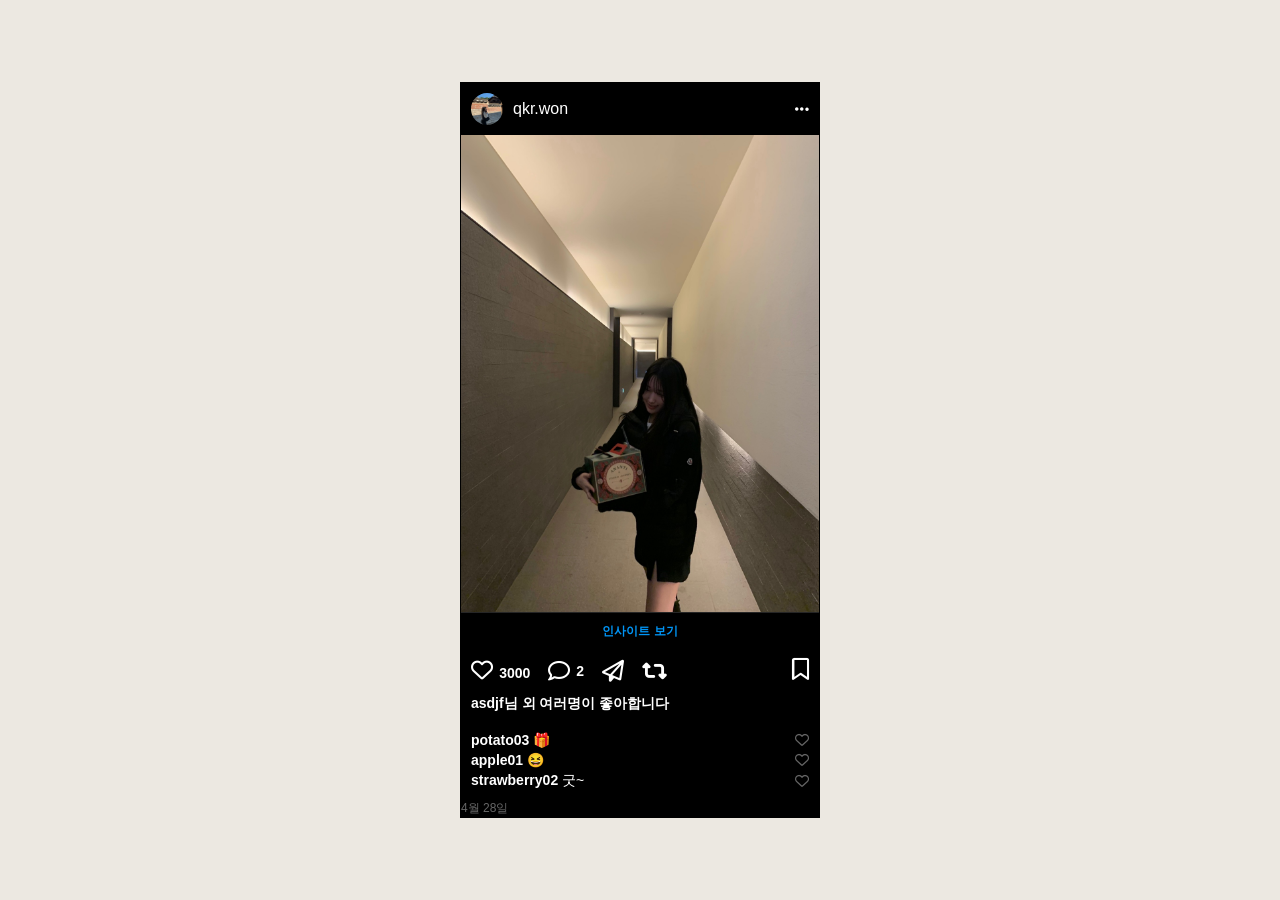
<file: hw2/index.html>
<!DOCTYPE html>
<html lang="ko">
  <head>
    <meta charset="UTF-8" />
    <meta name="viewport" content="width=device-width, initial-scale=1.0" />
    <title>Flex Instagram Card</title>

    <link rel="stylesheet" href="style.css" />

    <link
      rel="stylesheet"
      href="https://cdnjs.cloudflare.com/ajax/libs/font-awesome/6.5.0/css/all.min.css"
    />
  </head>
  <body>
    <!-- 인스타 카드 시작 -->
    <div class="card">
      <div class="card__header">
        <div class="card__user">
          <img src="profile.png" alt="profile" />
          <span>qkr.won</span>
        </div>
        <i class="fas fa-ellipsis-h"></i>
      </div>

      <img class="card__post-img" src="image.png" alt="post" />
      <div class="card__insight">
        <a href="#">인사이트 보기</a>
      </div>

      <div class="card__actions">
        <div class="left">
          <div class="'icon-wrap">
            <i class="far fa-heart"></i>
            <span class="count">3000</span>
          </div>

          <div class="icon-wrap">
            <i class="far fa-comment"></i>
            <span class="count">2</span>
          </div>
          <i class="far fa-paper-plane"></i>
          <i class="fas fa-retweet"></i>
        </div>
        <i class="far fa-bookmark"></i>
      </div>

      <div class="card__content">
        <div class="card__likes">asdjf님 외 여러명이 좋아합니다</div>
      </div>
      <!-- 댓글 목록 -->
      <div class="card__comments">
        <div class="card__comment">
          <span><strong>potato03</strong> 🎁</span>
          <i class="far fa-heart comment-like"></i>
        </div>
        <div class="card__comment">
          <span><strong>apple01</strong> 😆</span>
          <i class="far fa-heart comment-like"></i>
        </div>
        <div class="card__comment">
          <span><strong>strawberry02</strong> 굿~</span>
          <i class="far fa-heart comment-like"></i>
        </div>
      </div>

      <div class="card__date">4월 28일</div>
    </div>
  </body>
</html>
</file>
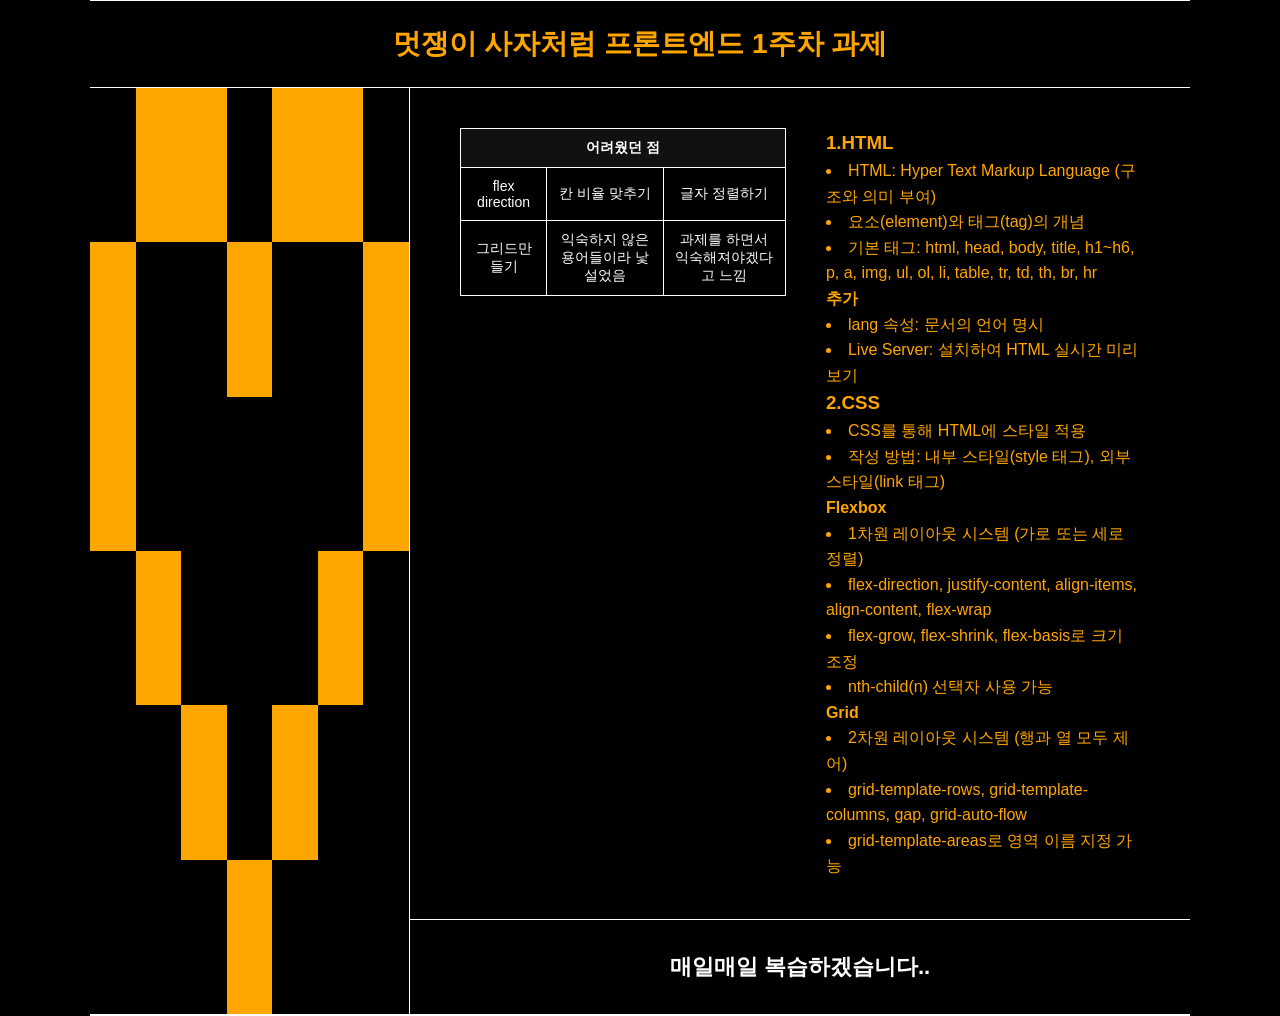
<file: hw3/index.html>
<!DOCTYPE html>
<html lang="ko">
  <head>
    <meta charset="UTF-8" />
    <meta name="viewport" content="width=device-width, initial-scale=1.0" />
    <title>과제 3 – GRID</title>
    <link rel="stylesheet" href="style.css" />
  </head>
  <body>
 
    <main class="container">
   
      <header class="area1">멋쟁이 사자처럼 프론트엔드 1주차 과제</header>

   
      <section class="area2">
        <div class="heart-grid">
          <!-- R0 -->
          <div></div>
          <div class="on"></div>
          <div class="on"></div>
          <div></div>
          <div class="on"></div>
          <div class="on"></div>
          <div></div>
          <!-- R1 -->
          <div class="on"></div>
          <div></div>
          <div></div>
          <div class="on"></div>
          <div></div>
          <div></div>
          <div class="on"></div>
          <!-- R2 -->
          <div class="on"></div>
          <div></div>
          <div></div>
          <div></div>
          <div></div>
          <div></div>
          <div class="on"></div>
          <!-- R3 -->
          <div></div>
          <div class="on"></div>
          <div></div>
          <div></div>
          <div></div>
          <div class="on"></div>
          <div></div>
          <!-- R4 -->
          <div></div>
          <div></div>
          <div class="on"></div>
          <div></div>
          <div class="on"></div>
          <div></div>
          <div></div>
          <!-- R5 -->
          <div></div>
          <div></div>
          <div></div>
          <div class="on"></div>
          <div></div>
          <div></div>
          <div></div>
        </div>
      </section>

    
      <section class="area3">
        <table>
          <tr>
            <th colspan="3">어려웠던 점</th>
          </tr>
          <tr>
            <td>flex direction</td>
            <td>칸 비율 맞추기</td>
            <td>글자 정렬하기</td>
          </tr>
          <tr>
            <td>그리드만들기</td>
            <td>익숙하지 않은 용어들이라 낯설었음</td>
            <td>과제를 하면서 익숙해져야겠다고 느낌</td>
          </tr>
        </table>

        <ul>
          <ul>
              <ul>
                <h3>1.HTML</h3>
                <li>HTML: Hyper Text Markup Language (구조와 의미 부여)</li>
                <li>요소(element)와 태그(tag)의 개념</li>
                <li>
                  기본 태그: html, head, body, title, h1~h6, p, a, img, ul, ol,
                  li, table, tr, td, th, br, hr
                </li>
                <h4>추가</h4>
                <li>lang 속성: 문서의 언어 명시</li>
                <li>Live Server: 설치하여 HTML 실시간 미리보기</li>
              </ul>
            </li>
              <h3>2.CSS</h3>
              <ul>
                <li>CSS를 통해 HTML에 스타일 적용</li>
                <li>
                  작성 방법: 내부 스타일(style 태그), 외부 스타일(link 태그)
                </li>
                  <ul>
                    <h4>Flexbox</h4>
                    <li>1차원 레이아웃 시스템 (가로 또는 세로 정렬)</li>
                    <li>
                      flex-direction, justify-content, align-items,
                      align-content, flex-wrap
                    </li>
                    <li>
                      flex-grow, flex-shrink, flex-basis로 크기 조정
                    </li>
                    <li>nth-child(n) 선택자 사용 가능</li>
                  </ul>
                </li>
                
                
                  <ul>
                    <h4>Grid</h4>
                    <li>2차원 레이아웃 시스템 (행과 열 모두 제어)</li>
                    <li>
                      grid-template-rows, grid-template-columns, gap,
                      grid-auto-flow
                    </li>
                    <li>grid-template-areas로 영역 이름 지정 가능</li>
                  </ul>
                </li>
              </ul>
            </li>
             
      </section>

     
      <footer class="area4">매일매일 복습하겠습니다..</footer>
    </main>
  </body>
</html>
</file>
<file: hw2/style.css>
/* 공통 */
* {
  margin: 0;
  padding: 0;
  box-sizing: border-box;
}

body {
  background: #ece8e1;
  display: flex;
  justify-content: center;
  align-items: center;
  height: 100vh;
  font-family: "Helvetica", "Arial", sans-serif;
}

/* 카드 */
.card {
  width: 360px;
  background: #000;
  color: #fff;
  border: 1px solid #000;
  display: flex;
  flex-direction: column;
}

/* 헤더 */
.card__header {
  display: flex;
  justify-content: space-between;
  align-items: center;
  padding: 10px;
}

.card__user {
  display: flex;
  align-items: center;
  gap: 10px;
}

.card__user img {
  width: 32px;
  height: 32px;
  border-radius: 50%;
}

/* 게시글 이미지 */
.card__post-img {
  width: 100%;
  display: block;
}

/* 액션 아이콘 */
.card__actions {
  display: flex;
  justify-content: space-between;
  padding: 10px;
  font-size: 22px;
  color: #fff;
}

.card__actions .left {
  display: flex;
  gap: 18px;
  align-items: center;
}
.icon-wrap {
  display: flex;
  align-items: center;
  gap: 6px;
}

.count {
  font-size: 14px;
  font-weight: 600;
}
/* 본문 */
.card__content {
  padding: 0 10px 12px;
  font-size: 14px;
  line-height: 1.4;
}

.card__likes {
  font-weight: 700;
  margin-bottom: 6px;
}
.card__date {
  font-size: 12px;
  color: #666;
  text-transform: uppercase;
}
.card__comment {
  margin-bottom: 4px;
}
.card__date {
  font-size: 12px;
  color: #666;
}
.card__insight {
  background: #000;
  border-top: 1px solid #262626;
  text-align: center;
  padding: 8px 0;
}

.card__insight a {
  color: #0095f6;
  font-size: 12px;
  font-weight: 600;
  text-decoration: none;
}

.card__comments {
  padding: 0 10px 6px;
}

.card__comment {
  display: flex;
  justify-content: space-between;
  align-items: center;
  font-size: 14px;
  margin-bottom: 4px;
}

.comment-like {
  font-size: 14px;
  color: #666;
  cursor: pointer;
}

.comment-like:hover {
  color: #fff;
}
</file>
<file: hw3/style.css>
/* ───────── 기본 리셋 ───────── */
* {
  margin: 0;
  padding: 0;
  box-sizing: border-box;
  font-family: sans-serif;
}
body {
  background: #000;
  color: #ffa500;
}

.container {
  display: grid;
  grid-template-columns: 320px 1fr;
  grid-template-areas:
    "header header"
    "left   right"
    "left   footer";
  max-width: 1100px;
  margin: 0 auto;
  border-top: 1px solid #fff;
  border-bottom: 1px solid #fff;
}

.container > * {
  border-bottom: 1px solid #fff;
}

.area1 {
  grid-area: header;
}
.area2 {
  grid-area: left;
}
.area3 {
  grid-area: right;
}
.area4 {
  grid-area: footer;
}

/* ─ area1 ─ */
.area1 {
  text-align: center;
  font-size: 28px;
  font-weight: 700;
  padding: 24px 0;
}

/* ─ area2 : 하트 ─ */
.area2 {
  display: flex;
  justify-content: center;
  align-items: center;
  padding: 0;
  border-right: 1px solid #fff;
  border-bottom: 1px solid #fff;
}
.heart-grid {
  width: 100%;
  height: 100%;
  display: grid;
  grid-template-columns: repeat(7, 1fr); /* 7등분 */
  grid-template-rows: repeat(6, 1fr);
}
.heart-grid div {
  background: #000;
}
.heart-grid .on {
  background: #ffa500;
}

.area3 {
  display: flex;
  gap: 40px;
  padding: 40px 50px;
  align-items: flex-start;
  border-bottom: 1px solid #ffffff;
}
table {
  border-collapse: collapse;
  min-width: 250px;
  color: #fff;
}
th,
td {
  border: 1px solid #fff;
  padding: 10px;
  text-align: center;
  font-size: 14px;
}
th {
  background: #111;
  font-weight: 700;
}
ul {
  list-style: disc inside;
  font-size: 16px;
  line-height: 1.6;
}

/* ─ area4 : 포부 ─ */
.area4 {
  text-align: center;
  font-size: 22px;
  font-weight: 700;
  padding: 32px 0;
  color: #fff;
}
</file>
